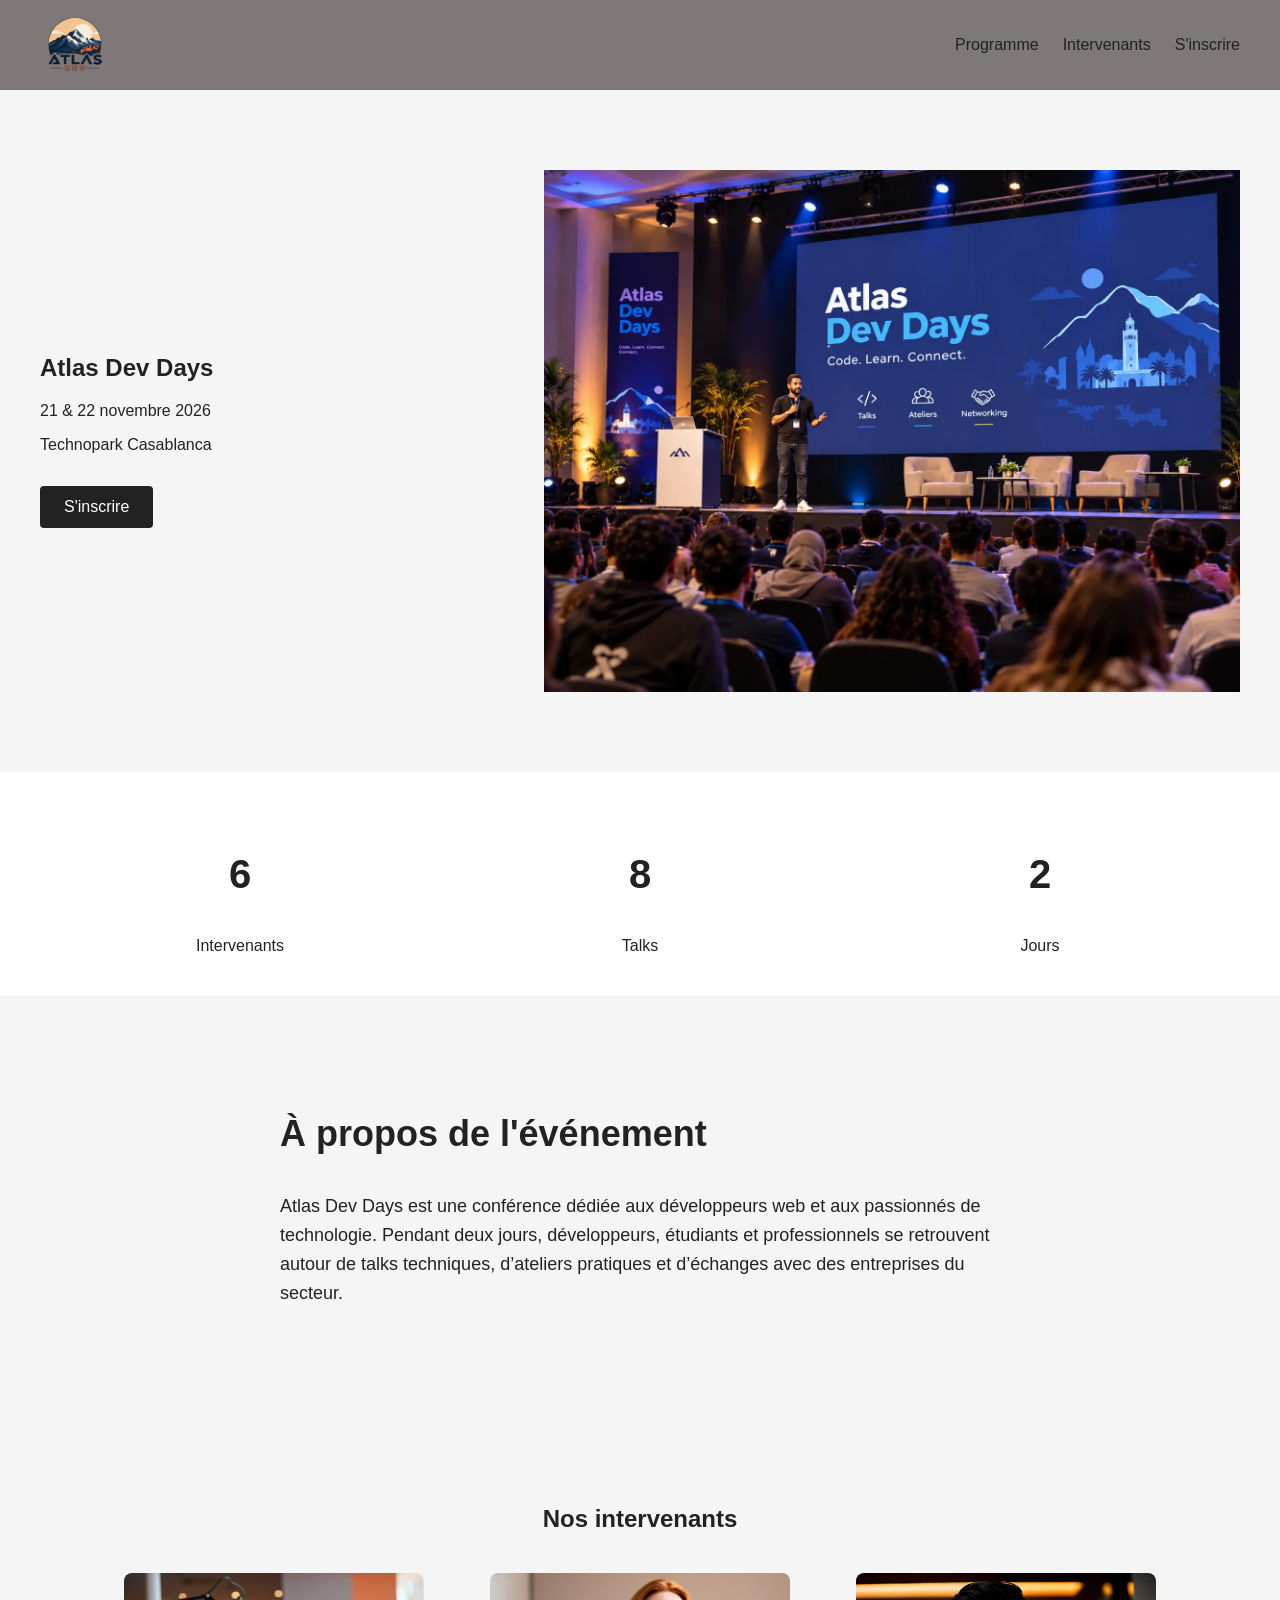
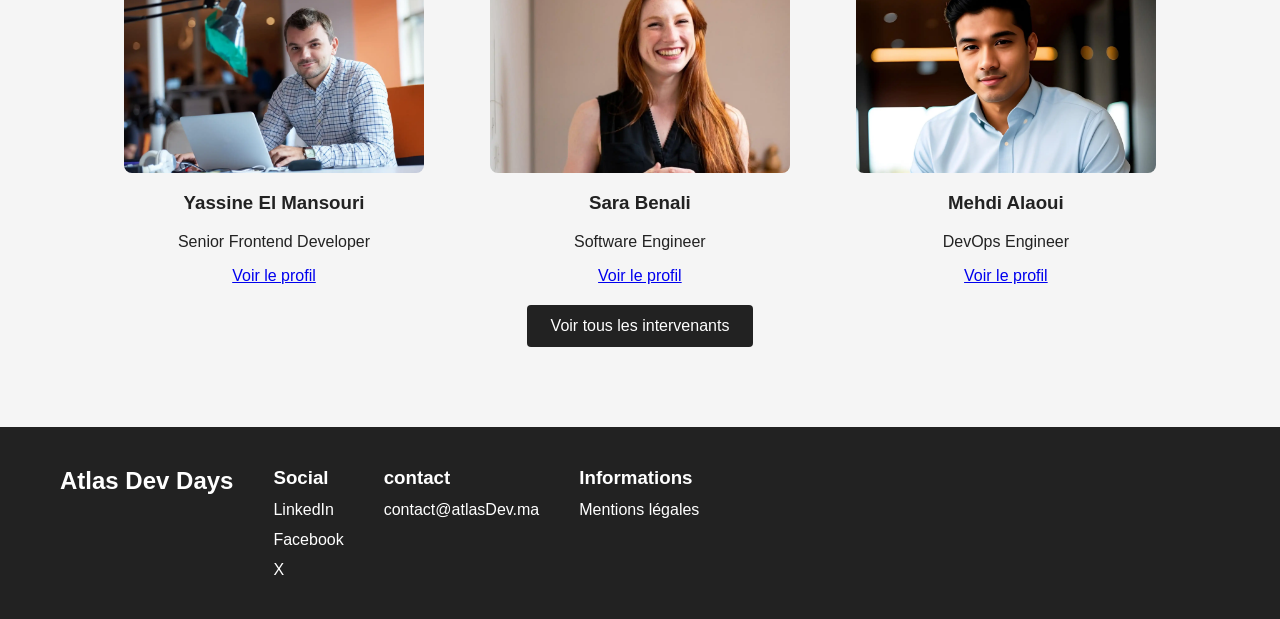
<file: index.html>
<!DOCTYPE html>
<html lang="fr">
<head>
    <meta charset="UTF-8">
    <meta name="viewport" content="width=device-width, initial-scale=1.0">
    <title>Atlas Dev Days — Conférence web au Maroc</title>
    <meta name="description" content="Découvrez Atlas Dev Days, une conférence de deux jours dédiée aux développeurs web au Maroc.">
    <link rel="stylesheet" href="css/style.css">
</head>
<body>
    <header>
        <nav>
        <a href = "index.html"><img src="./assets/icons/logo.svg" alt="atlas dev logo"></a>
        <ul>
           <li><a href="./programme.html">Programme</a></li>
            <li><a href="./intervenants.html">Intervenants</a></li>
            <li><a href="./inscription.html">S'inscrire</a></li>
        </ul>
        </nav>
    </header>
    <main>
        <section id="hero">
            <div class="hero-content">
            <h1>Atlas Dev Days</h1>
            <p>21 & 22 novembre 2026</p>
            <p>Technopark Casablanca</p>
            <a class="button" href="inscription.html">S'inscrire</a>
            </div>
            <img src="./assets/images/Atlas-Dev-Days-Conference-Stage.webp" alt="Participants assistant à une conférence Atlas Dev Days">
        </section>
        <section id="stats">
            <article>
                <p>6</p>
                <p>Intervenants</p>
            </article>
            <article>
                <p>8</p>
                <p>Talks</p>
            </article>
            <article>
                <p>2</p>
                <p>Jours</p>
            </article>
        </section>
        <section id="about">
            <h2>À propos de l'événement</h2>
            <p>Atlas Dev Days est une conférence dédiée aux développeurs web et aux passionnés de technologie.
            Pendant deux jours, développeurs, étudiants et professionnels se retrouvent autour de talks techniques, d’ateliers pratiques et d’échanges avec des entreprises du secteur.</p>
        </section>
        <section id="intervenants">
            <h2>Nos intervenants</h2>
            <div class="speaker-list">
            <article>
                <img src="assets/images/Yassine-El-Mansouri.webp" alt="Yasddddddsine El Mansouri">
                <h3>Yassine El Mansouri</h3>
                <p>Senior Frontend Developer</p>
                <a href="./intervenants.html">Voir le profil</a>
            </article>
            <article>
                <img src="assets/images/Sara-Benali.webp" alt="Sara Benali">
                <h3>Sara Benali</h3>
                <p>Software Engineer</p>
                <a href="./intervenants.html">Voir le profil</a>
            </article>
            <article>
                <img src="assets/images/mehdi-alaoui.webp" alt="Mehdi Alaoui">
                <h3>Mehdi Alaoui</h3>
                <p>DevOps Engineer</p>
                <a href="./intervenants.html">Voir le profil</a>
            </article>
            </div>
            <a class="button" href="./intervenants.html">Voir tous les intervenants</a>
        </section>
    </main>
    <footer>
        <h2>Atlas Dev Days</h2>
        <div class="footer-social">
            <h3>Social</h3>
            <a href="#">LinkedIn</a>
            <a href="#">Facebook</a>
            <a href="#">X</a>
        </div>
        <div class="footer-contact">
            <h3>contact</h3>
            <a href="mailto:contact@atlasdev.ma">contact@atlasDev.ma</a>
            
        </div>
        <div class="footer-info">
            <h3>Informations</h3>
            <a href="#">Mentions légales</a>
        </div>
    </footer>
</body>
</html>
</file>
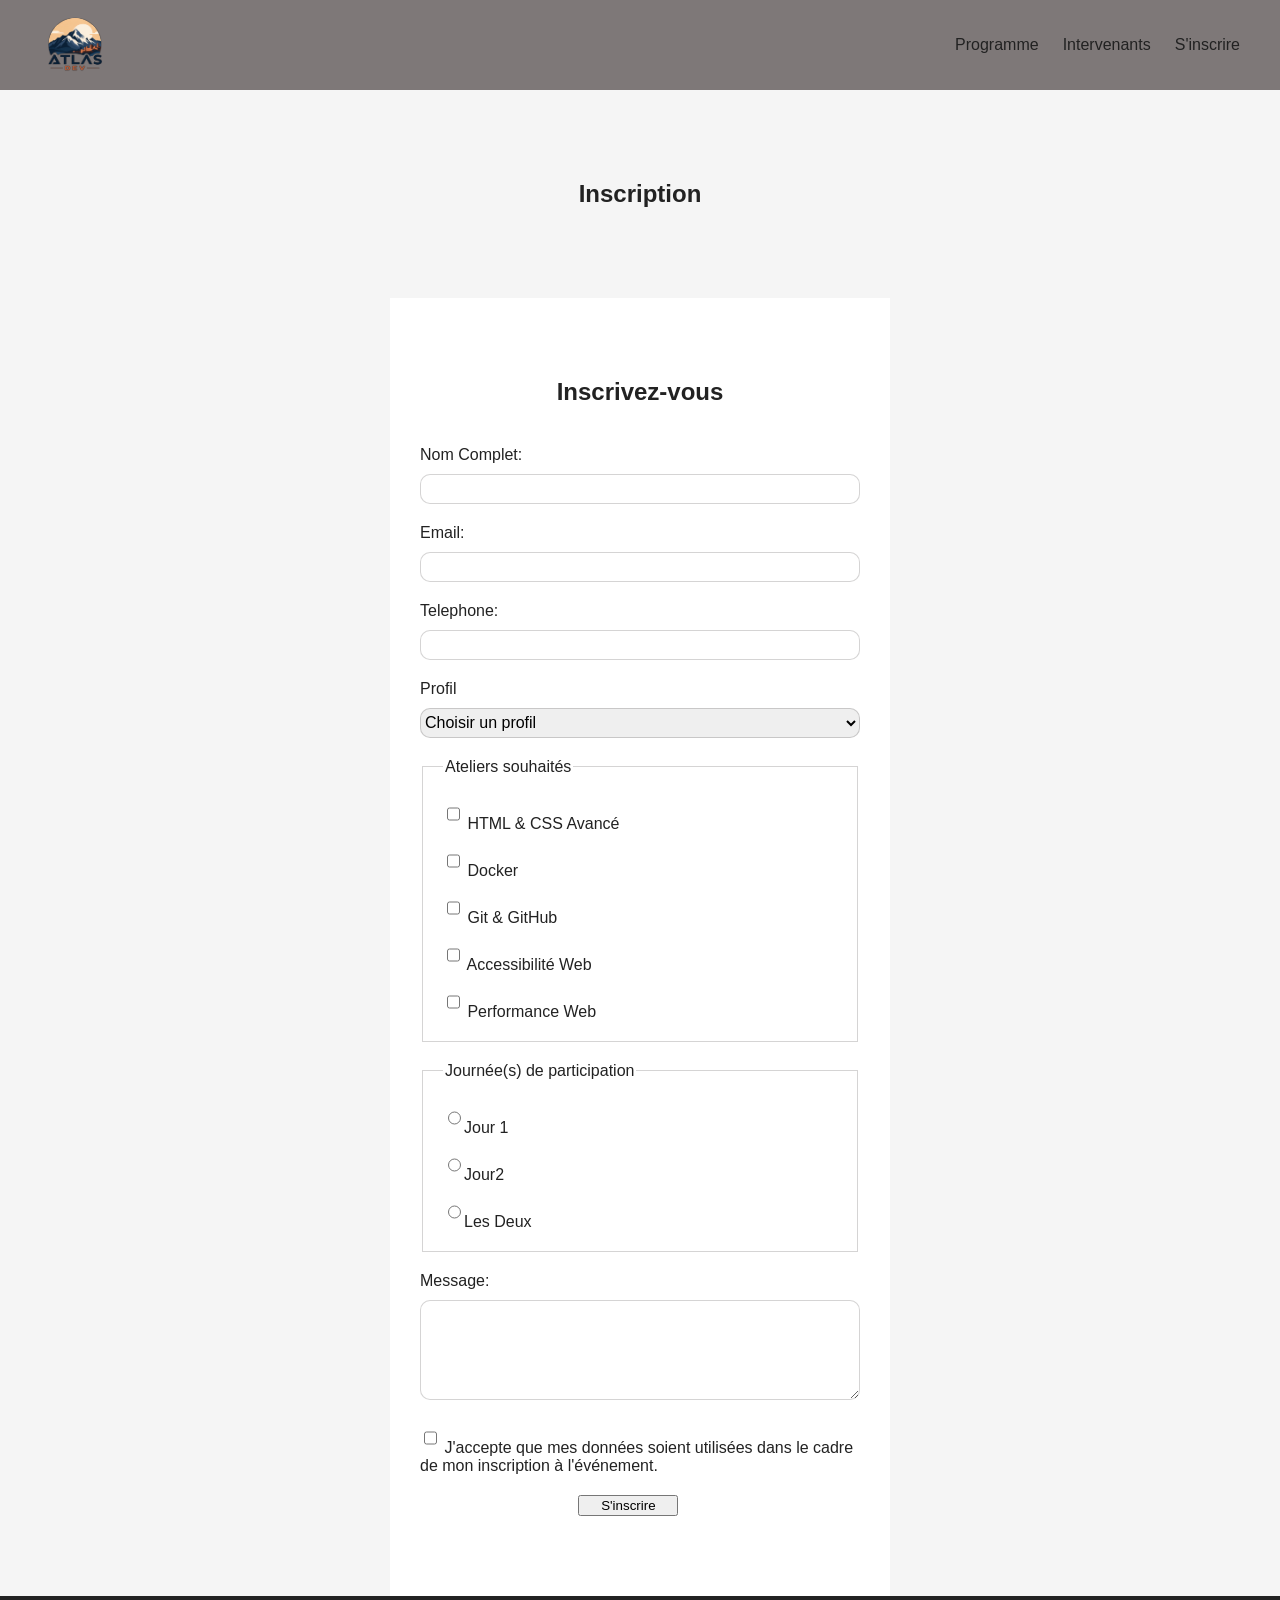
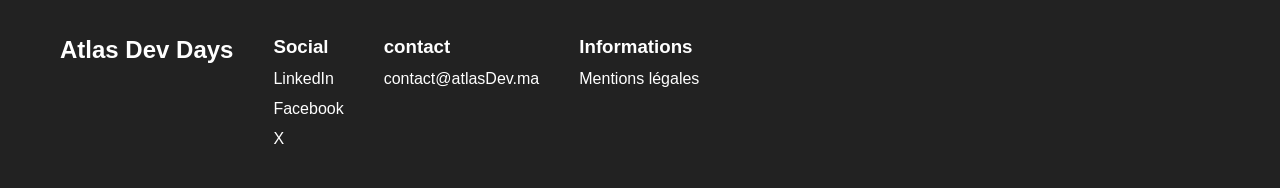
<file: inscription.html>
<!DOCTYPE html>
<html lang="fr">
<head>
    <meta charset="UTF-8">
    <meta name="viewport" content="width=device-width, initial-scale=1.0">
    <title>Inscription - Atlas Dev Days</title>
    <meta name="description" content="Inscrivez-vous aux Atlas Dev Days les 21 et 22 novembre 2026 au Technopark Casablanca. Choisissez vos ateliers et votre journée de participation.">
    <link rel="stylesheet" href="css/style.css">
</head>
<body>
<header>
        <nav>
        <a href = "index.html"><img src="./assets/icons/logo.svg" alt="atlas dev logo"></a>
        <ul>
           <li><a href="./programme.html">Programme</a></li>
            <li><a href="./intervenants.html">Intervenants</a></li>
            <li><a href="./inscription.html">S'inscrire</a></li>
        </ul>
        </nav>
    </header>
    <main>
        <section id="inscription-hero">
            <h1>Inscription</h1>
        </section>
        <section id="inscription-formulaire">
            <h2>Inscrivez-vous</h2>
                <form>
                    <div class="form-group">
                        <label for="nom">Nom Complet:</label>
                        <input type="text" id="nom" name="nom" required minlength="3">
                    </div>
                    <div class="form-group">
                        <label for="email">Email:</label>
                        <input type="email" id="email" name="email" required>
                    </div>
                    <div class="form-group">
                        <label for="tel">Telephone:</label>
                        <input type="tel" id="tel" name="Telephone" required pattern="^(\+212|0)[5-7][0-9]{8}$">
                    </div>
                    <div class="form-group">
                        <label for="profile">Profil</label>
                        <select id="profile" name="profile" required>
                            <option value="">Choisir un profil</option>
                            <option value="etudiant">Etudiant</option>
                            <option value="developer">Développeur</option>
                            <option value="autre">Autre</option>
                        </select>
                    </div>
                    <fieldset class="form-group">
                        <legend>Ateliers souhaités</legend>
                        <label>
                            <input type="checkbox" name="workshops" value="html-css"> HTML & CSS Avancé
                        </label>
                        <label>
                            <input type="checkbox" name="workshops" value="docker"> Docker
                        </label>
                        <label>
                            <input type="checkbox" name="workshops" value="github"> Git & GitHub
                        </label>
                        <label>
                            <input type="checkbox" name="workshops" value="accessibilité"> Accessibilité Web
                        </label>
                        <label>
                            <input type="checkbox" name="workshops" value="performance"> Performance Web
                        </label>
                    </fieldset>
                    <fieldset class="form-group">
                        <legend>Journée(s) de participation</legend>
                        <label>
                            <input type="radio" name="day" value="jour1" required>Jour 1
                        </label>
                        <label>
                            <input type="radio" name="day" value="jour2">Jour2
                        </label>
                        <label>
                            <input type="radio" name="day" value="both">Les Deux
                        </label>
                    </fieldset>
                    <div class="form-group">
                        <label for="message">Message:</label>
                        <textarea name="message" id="message" rows="5"></textarea>
                    </div>
                    <div class="form-group">
                    <label>
                    <input type="checkbox" id="consentement" name="consentement" required> J'accepte que mes données soient utilisées dans le cadre de mon inscription à l'événement.
                    </label>
                    </div>
                    <div class="form-group">
                        <button type="submit">S'inscrire</button>
                    </div>
                </form>
            </section>  
    </main>
     <footer>
        <h2>Atlas Dev Days</h2>
        <div class="footer-social">
            <h3>Social</h3>
            <a href="#">LinkedIn</a>
            <a href="#">Facebook</a>
            <a href="#">X</a>
        </div>
        <div class="footer-contact">
            <h3>contact</h3>
            <a href="mailto:contact@atlasdev.ma">contact@atlasDev.ma</a>
            
        </div>
        <div class="footer-info">
            <h3>Informations</h3>
            <a href="#">Mentions légales</a>
        </div>
    </footer>
</body>
</html>
</file>
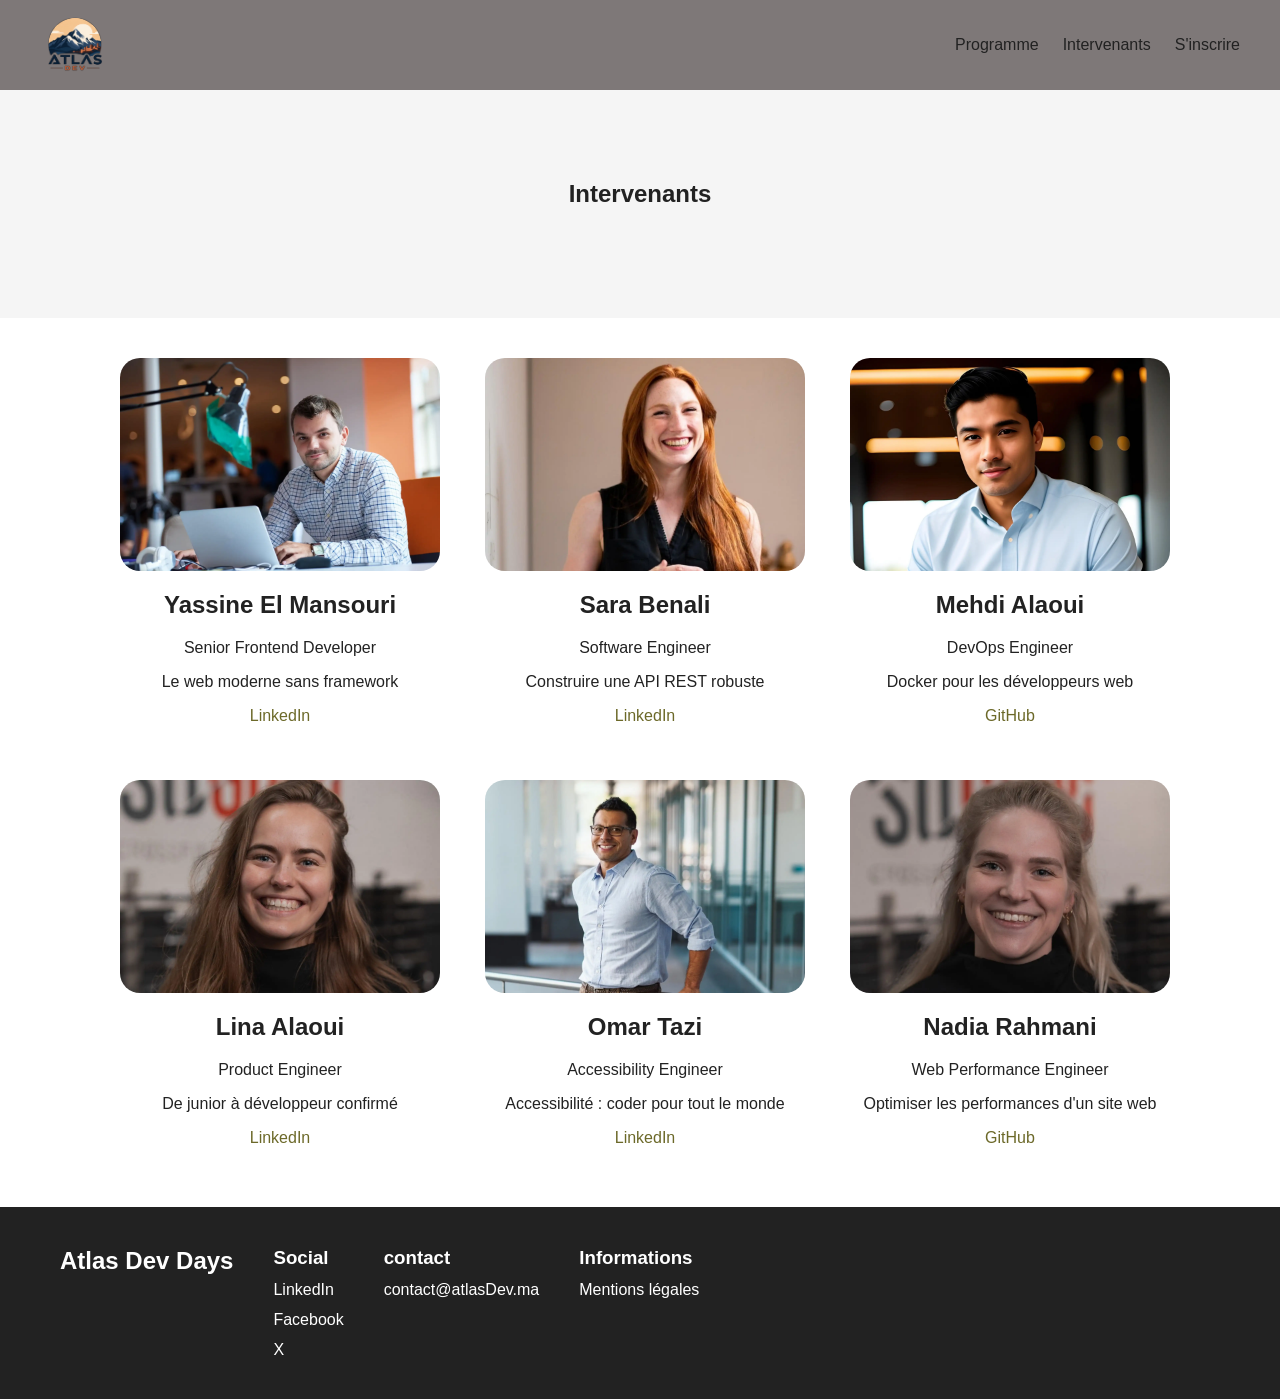
<file: intervenants.html>
<!DOCTYPE html>
<html lang="fr">
<head>
    <meta charset="UTF-8">
    <meta name="viewport" content="width=device-width, initial-scale=1.0">
    <title>Intervenants - Atlas Dev Days</title>
    <meta name="description" content="Découvrez les intervenants des Atlas Dev Days et leurs sujets de conférence.">
    <link rel="stylesheet" href="css/style.css">
</head>
<body>
<header>
        <nav>
        <a href = "index.html"><img src="./assets/icons/logo.svg" alt="atlas dev logo"></a>
        <ul>
           <li><a href="./programme.html">Programme</a></li>
            <li><a href="./intervenants.html">Intervenants</a></li>
            <li><a href="./inscription.html">S'inscrire</a></li>
        </ul>
        </nav>
    </header>
    <main>
        <section id="speakers-hero">
            <h1>Intervenants</h1>
        </section>
        <section id="speakers">
            <div id="speakers-grid">
                <article>
                    <img src="./assets/images/Yassine-El-Mansouri.webp" alt="Yassine El Mansouri">
                    <h2>Yassine El Mansouri</h2>
                    <p>Senior Frontend Developer</p>
                    <p>Le web moderne sans framework</p>
                    <a href="#" class="intervenant-social">LinkedIn</a>
                </article>
                <article>
                    <img src="./assets/images/Sara-Benali.webp" alt="Sara Benali">
                    <h2>Sara Benali</h2>
                    <p>Software Engineer</p>
                    <p>Construire une API REST robuste</p>
                    <a href="#" class="intervenant-social">LinkedIn</a>
                </article>
                <article>
                    <img src="./assets/images/mehdi-alaoui.webp" alt="Mehdi Alaoui">
                    <h2>Mehdi Alaoui</h2>
                    <p>DevOps Engineer</p>
                    <p>Docker pour les développeurs web</p>
                    <a href="#" class="intervenant-social">GitHub</a>
                </article>
                <article>
                    <img src="./assets/images/lina-hadad.webp" alt="Lina Hadad">
                    <h2>Lina Alaoui</h2>
                    <p>Product Engineer</p>
                    <p>De junior à développeur confirmé</p>
                    <a href="#" class="intervenant-social">LinkedIn</a>
                </article>
                <article>
                    <img src="./assets/images/Omar-Tazi.webp" alt="Omar Tazi">
                    <h2>Omar Tazi</h2>
                    <p>Accessibility Engineer</p>
                    <p>Accessibilité : coder pour tout le monde</p>
                    <a href="#" class="intervenant-social">LinkedIn</a>
                </article>
                <article>
                    <img src="./assets/images/Nadia-Rahmani.webp" alt="Nadia Rahmani">
                    <h2>Nadia Rahmani</h2>
                    <p>Web Performance Engineer</p>
                    <p>Optimiser les performances d'un site web</p>
                    <a href="#" class="intervenant-social">GitHub</a>
                </article>
            </div>
        </section>
    </main>
     <footer>
        <h2>Atlas Dev Days</h2>
        <div class="footer-social">
            <h3>Social</h3>
            <a href="#">LinkedIn</a>
            <a href="#">Facebook</a>
            <a href="#">X</a>
        </div>
        <div class="footer-contact">
            <h3>contact</h3>
            <a href="mailto:contact@atlasdev.ma">contact@atlasDev.ma</a>
            
        </div>
        <div class="footer-info">
            <h3>Informations</h3>
            <a href="#">Mentions légales</a>
        </div>
    </footer>
</body>
</html>
</file>
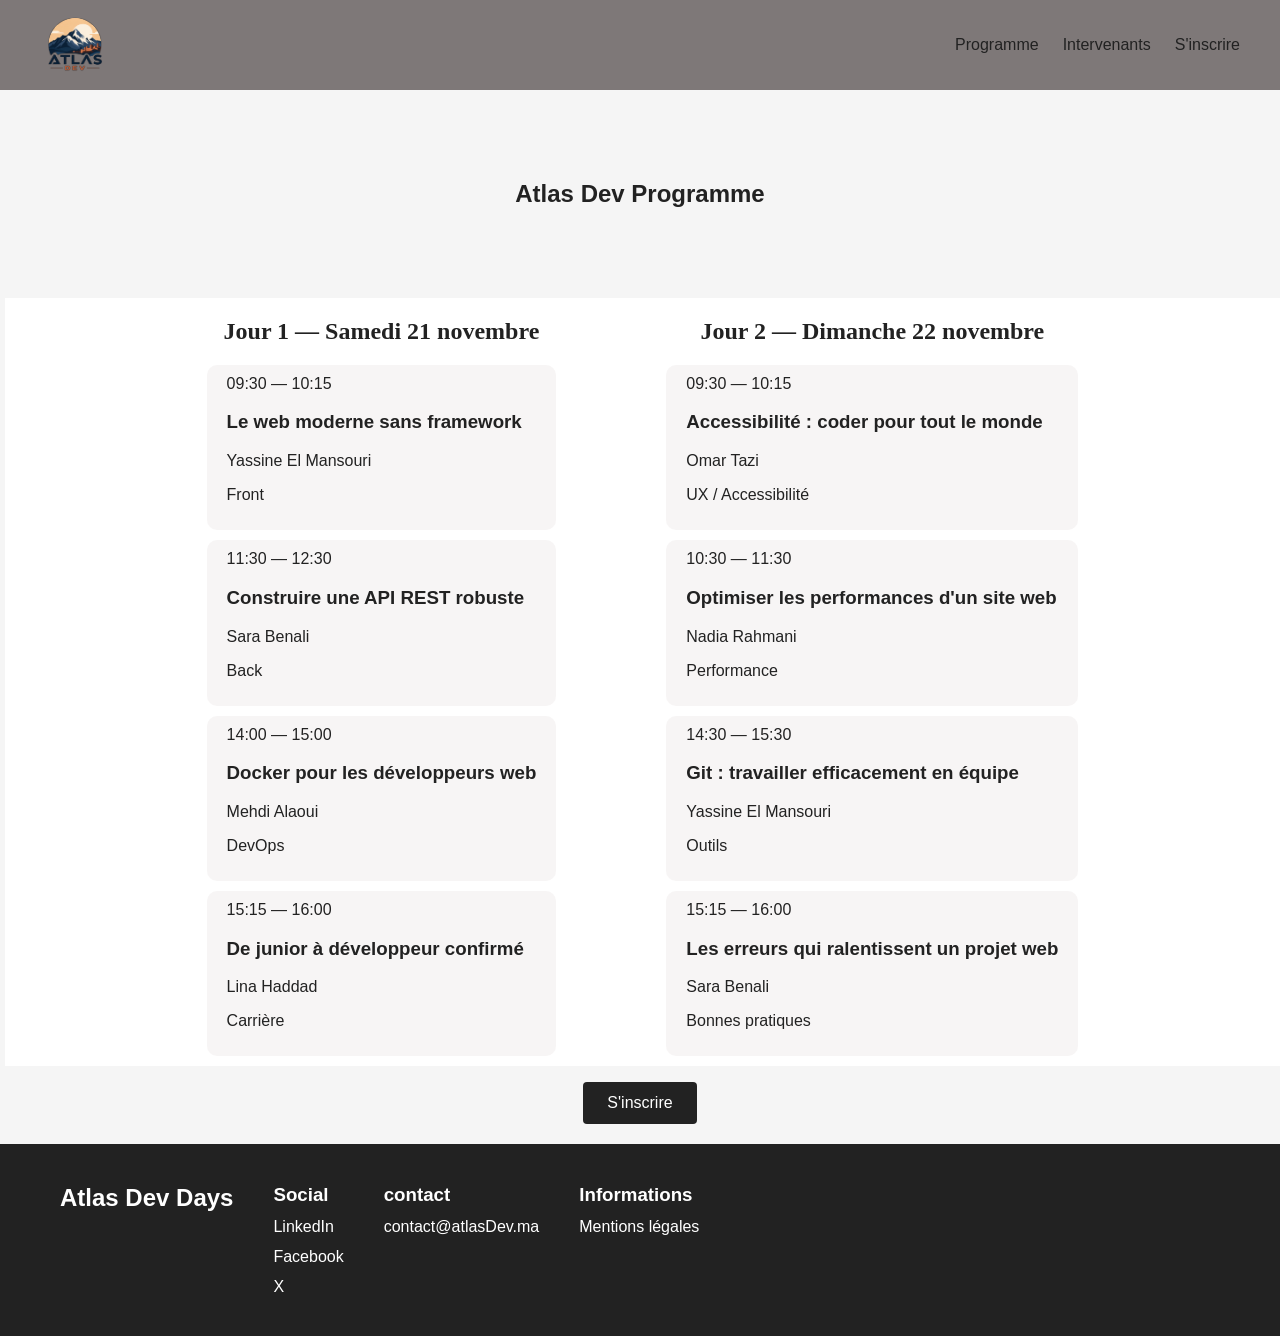
<file: programme.html>
<!DOCTYPE html>
<html lang="fr">
<head>
    <meta charset="UTF-8">
    <meta name="viewport" content="width=device-width, initial-scale=1.0">
    <title>Programme - Atlas Dev Days</title>
    <meta name="description" content="Découvrez le programme des Atlas Dev Days : talks et ateliers sur deux journées.">
    <link rel="stylesheet" href="css/style.css">
</head>
<body>
<header>
        <nav>
        <a href = "index.html"><img src="./assets/icons/logo.svg" alt="atlas dev logo"></a>
        <ul>
           <li><a href="./programme.html">Programme</a></li>
            <li><a href="./intervenants.html">Intervenants</a></li>
            <li><a href="./inscription.html">S'inscrire</a></li>
        </ul>
        </nav>
    </header>
    <main>
        <section id="programme-hero">
            <h1>Atlas Dev Programme</h1>
        </section>
        <div class="talks">
        <section class="day">
            <h2>Jour 1 — Samedi 21 novembre</h2>
                <article>
                    <time datetime="2026-11-21T09:30">09:30</time>
                        —
                    <time datetime="2026-11-21T10:15">10:15</time>
                    <h3>Le web moderne sans framework</h3>
                    <p>Yassine El Mansouri</p>
                    <p>Front</p>
                </article>
                <article>
                    <time datetime="2026-11-21T11:30">11:30</time>
                        —
                    <time datetime="2026-11-21T12:30">12:30</time>
                    <h3>Construire une API REST robuste</h3>
                    <p>Sara Benali</p>
                    <p>Back</p>
                </article>
                <article>
                    <time datetime="2026-11-21T14:00">14:00</time>
                    —
                    <time datetime="2026-11-21T15:00">15:00</time>
                    <h3>Docker pour les développeurs web</h3>
                    <p>Mehdi Alaoui</p>
                    <p>DevOps</p>
                </article>
                <article>
                    <time datetime="2026-11-21T15:15">15:15</time>
                        —
                    <time datetime="2026-11-21T16:00">16:00</time>
                    <h3>De junior à développeur confirmé</h3>
                    <p>Lina Haddad</p>
                    <p>Carrière</p>
                </article>
        </section>
        <section class="day">
                <h2>Jour 2 — Dimanche 22 novembre</h2>
            <article>
                <time datetime="2026-11-22T09:30">09:30</time>
                        —
                <time datetime="2026-11-22T10:15">10:15</time>
                <h3>Accessibilité : coder pour tout le monde</h3>
                <p>Omar Tazi</p>
                <p>UX / Accessibilité</p>
            </article>
            <article>
                <time datetime="2026-11-21T10:30">10:30</time>
                    —
                <time datetime="2026-11-21T11:30">11:30</time>
                <h3>Optimiser les performances d'un site web</h3>
                <p>Nadia Rahmani</p>
                <p>Performance</p>
            </article>
            <article>
                <time datetime="2026-11-21T14:30">14:30</time>
                    —
                <time datetime="2026-11-21T15:30">15:30</time>
                <h3>Git : travailler efficacement en équipe</h3>
                <p>Yassine El Mansouri</p>
                <p>Outils</p>
            </article>
            <article>
                <time datetime="2026-11-21T15:30">15:15</time>
                    —
                <time datetime="2026-11-21T16:00">16:00</time>
                <h3>Les erreurs qui ralentissent un projet web</h3>
                <p>Sara Benali</p>
                <p>Bonnes pratiques</p>
            </article>
        </section>
        </div>
        <div id="programme-inscription-button">
           <a class="button" href="./inscription.html">S'inscrire</a>
        </div>
    </main>
     <footer>
        <h2>Atlas Dev Days</h2>
        <div class="footer-social">
            <h3>Social</h3>
            <a href="#">LinkedIn</a>
            <a href="#">Facebook</a>
            <a href="#">X</a>
        </div>
        <div class="footer-contact">
            <h3>contact</h3>
            <a href="mailto:contact@atlasdev.ma">contact@atlasDev.ma</a>
            
        </div>
        <div class="footer-info">
            <h3>Informations</h3>
            <a href="#">Mentions légales</a>
        </div>
    </footer>
</body>
</html>
</file>
<file: css/style.css>
:root {
   --color-background: #f5f5f5;
    --color-text: #222222;
    --color-primary: #222222;
    --color-surface: #ffffff;
    --font-main: Arial, sans-serif;
}
* {
    box-sizing: border-box;
}
header {
    background-color: rgba(120, 113, 113, 0.95);
    position: sticky ;
    top: 0px;
    z-index: 500;
    height: 90px;
}
body{
    margin : 0;
    background-color : var(--color-background);
    color : var(--color-text);
    font-family: var(--font-main);
}
img {
    max-width: 100%;
    display: block;
}
header nav{
    display: flex;
    justify-content: space-between;
    align-items: center;
    padding : 10px 40px;
}

nav ul {
    list-style: none;
    margin : 0;
    padding: 0;
}

nav ul {
    display: flex;
    gap : 24px
}

nav a {
    text-decoration: none;
    color :var(--color-text);
}
nav img {
    width: 70px;
    min-width: 50px;
}
#hero {
    max-width: 1440px;
    margin: 0 auto;
    display: flex;
    align-items: center;
    gap: 40px;
    padding: 80px 40px;
}
.hero-content {
    width: 40%;
}
#hero img {
    width: 60%;
    min-width: 0;
    margin-top: 100;
}
.button {
    display: inline-block;
    margin-top: 16px;
    padding: 12px 24px;
    background-color: var(--color-primary);
    color : white;
    text-decoration: none;
    border-radius: 4px;
}
.button:hover {
    opacity: 0.8;
}
.button:focus {
    outline: 3px solid #555;
    outline-offset: 3px;
}

#stats {
    max-width: 1440px;
    margin: 0 auto;
    padding: 40px;
    display: flex;
    justify-content: space-between;
    text-align: center;
    background-color: var(--color-surface);
}
#stats article {
    flex: 1;    
    display: flex;
    flex-direction: column;
    align-items: center;
}

#stats article p:first-child {
    font-size: 40px;
    font-weight: 600;
    margin: 0 10 0;
}
#stats article p:last-child {
    margin: 0;
    font-size: 16px;
}
#about {
    max-width: 1100px;
    margin: 0 auto;
    padding: 80px 40px;
}

#about h2, #apprenants h2 {
    font-size: 36px;
    margin: 0 0 10;

}

#about {
    max-width: 800px;
    font-size: 18px;
    line-height: 1.6;

}
#intervenants{
    max-width: 1400px;
    margin: 0 auto;
    padding: 80px 40px;
    text-align: center;
}
.speaker-list {
    display: flex;
    justify-content: center;
    gap: 26px;
}
.speaker-list article{
    background-color: var(--color-background);
    padding: 20px;
}
.speaker-list img {
    width: 100%;
    height: 200px;
    border-radius: 8px;
    object-fit: cover;
}
.speaker-list h3, .speaker-list p {
    text-align: center;
    object-fit: cover;
}
.speaker-list a, #intervenants a {
    display: block;
    width: max-content;
    margin: 0 auto;
}
footer {
    background-color: var(--color-primary);
    color: white;
    padding: 40px 60px;
    display: flex;
    flex-wrap: wrap;
    gap: 40px;
}
footer div {
    display: flex;
    flex-direction: column;
    gap: 12px;
}
footer h2, footer h3 {
    margin: 0;
}
footer a {
    color: white;
    text-decoration: none;
}
footer a:hover {
    color:rgb(170, 166, 166);
    text-decoration: underline
}

#programme-hero {
    text-align: center;
    padding: 70px 0 70px 0;
}
.talks{
    background-color: var(--color-surface);
    display: flex;
    justify-content: center;
    gap: 50px;
    margin-left: 5px;
}
.day article{
    margin: 10px 30px;
    padding: 10px 20px 10px 20px;
    background-color: #d0c7c72f;
    border-radius: 10px;
}
.day h2 {
    text-align: center;
    font-family:Georgia, 'Times New Roman', Times, serif;
    font-size:x-large;
}
#programme-inscription-button {
    display: flex;
    justify-content: center;
    align-items: center;
    margin-bottom: 20px;
    
}
#speakers-hero {
    text-align: center;
    padding: 70px 0 70px;
}
#speakers {
    background-color: #ffffff;
    margin: 20px 0 0 0;
    align-items: center;
}
#speakers-grid {
    flex-wrap: wrap;
    display: flex;
    justify-content: center;
    gap: 35px;
    padding-bottom: 50px;
    padding-top: 30px;
}
#speakers-grid article {
    text-align: center;
    min-width: 200px;
    max-width: 320px;
    margin : 10px 0px 10px 10px;
}
#speakers-grid img {
    border-radius: 20px;
}
.intervenant-social {
    text-decoration: none;
    color:#6c6929;
}
.intervenant-social:focus {
    color: red;
}
#inscription-hero {
    text-align: center;
    padding: 70px 0 70px 0;
}
#inscription-formulaire {
    max-width: 500px;
    margin: 0 auto;
    padding: 60px 30px;
    background-color: var(--color-surface);
}
#inscription-formulaire h2 {
    margin-bottom: 40px;
    text-align: center;
}
.form-group {
    display: flex;
    flex-direction: column;
    gap: 10px;
    margin-bottom: 20px;
}
.form-group input, .form-group select, .form-group textarea {
    max-width: 100%;
    height: 30px;
    border-radius: 10px;
    border: 1px solid #1b1a1a2f;
    font: var(--font-main)
}

#message {
    min-height: 100px;
}
fieldset{
    border: 1px solid #1b1a1a2f;
    padding: 20px;
}
.form-group button {
    max-width: 100px;
   margin-left: 36%
    
}
@media (max-width: 768px) {
    #hero {
        flex-direction: column;
        text-align: center;
    }
    .hero-content {
        width: 100%;
    }
    #hero img{
        width: 100%;
    }
    .speaker-list {
        flex-direction: column;
    }
    header nav{
        flex-direction: column;
        justify-content: center;
        gap: 20px;
    }
    header ul {
        flex-direction: column;
    }
    footer {
        flex-direction: column;
        text-align: center;
    }
    .talks {
        flex-direction: column;
        padding: 10px 20px 10px 20px;
    }
}
</file>
